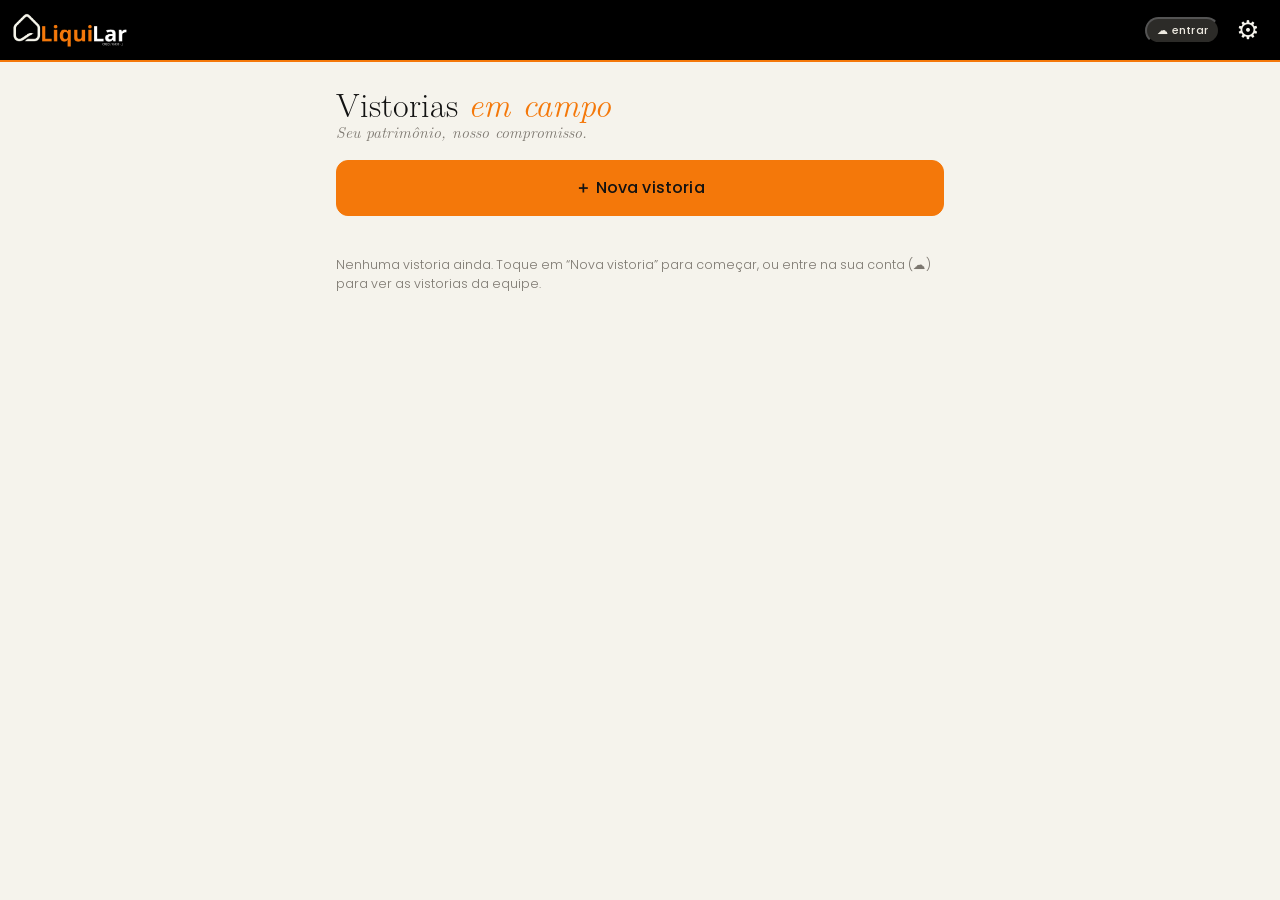
<file: index.html>
<!doctype html>
<html lang="pt-BR">
<head>
<meta charset="utf-8">
<meta name="viewport" content="width=device-width, initial-scale=1, viewport-fit=cover">
<title>Vistoria LiquiLar</title>
<link rel="manifest" href="manifest.webmanifest">
<meta name="theme-color" content="#000000">
<meta name="apple-mobile-web-app-capable" content="yes">
<meta name="mobile-web-app-capable" content="yes">
<meta name="apple-mobile-web-app-title" content="Vistoria">
<link rel="apple-touch-icon" href="icons/icon-180.png">
<link rel="icon" href="icons/icon-192.png">
<link rel="stylesheet" href="style.css">
</head>
<body>
<div id="app"></div>
<div id="toast" role="status"></div>
<div id="overlay" hidden></div>
<div id="cam" hidden></div>
<script src="vendor/supabase.js"></script>
<script type="module" src="app.js"></script>
</body>
</html>
</file>
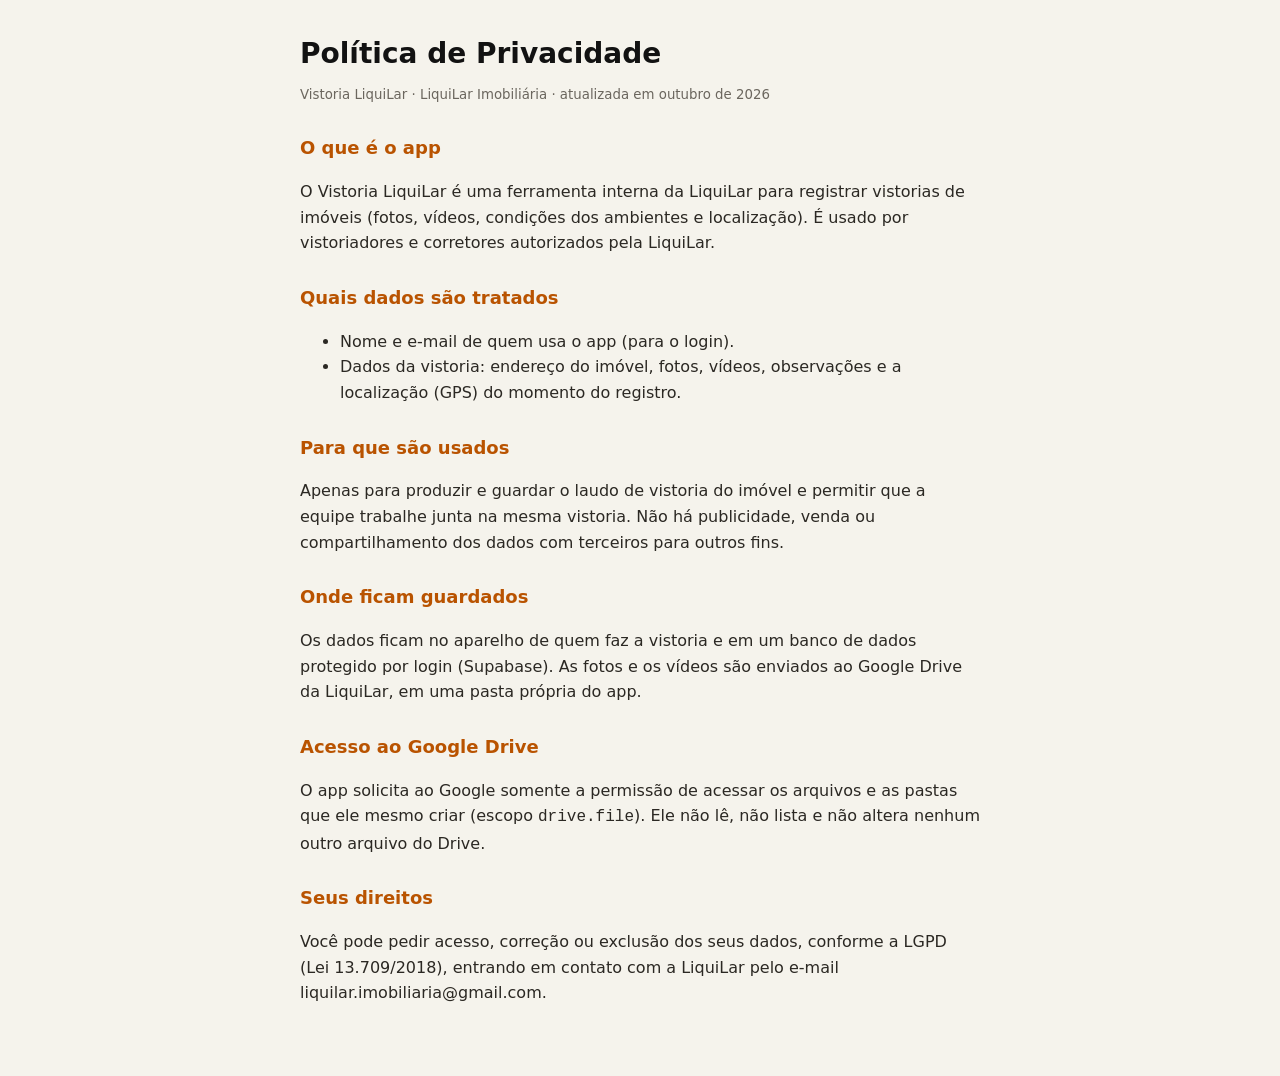
<file: privacidade.html>
<!doctype html>
<html lang="pt-BR">
<head>
<meta charset="utf-8">
<meta name="viewport" content="width=device-width, initial-scale=1">
<title>Política de Privacidade · Vistoria LiquiLar</title>
<style>
  body { margin: 0; background: #f5f3ec; color: #121212; font: 16px/1.6 system-ui, -apple-system, "Segoe UI", sans-serif; }
  main { max-width: 680px; margin: 0 auto; padding: 32px 16px 56px; }
  h1 { font-size: 28px; margin: 0 0 4px; }
  h2 { font-size: 18px; margin: 28px 0 6px; color: #b95300; }
  p, li { color: #2b2823; }
  small { color: #6b665e; }
  @media (prefers-color-scheme: dark) { body { background: #000; color: #ede9e0; } p, li { color: #d8d3c8; } small { color: #9c978d; } }
</style>
</head>
<body>
<main>
  <h1>Política de Privacidade</h1>
  <small>Vistoria LiquiLar · LiquiLar Imobiliária · atualizada em outubro de 2026</small>

  <h2>O que é o app</h2>
  <p>O Vistoria LiquiLar é uma ferramenta interna da LiquiLar para registrar vistorias de imóveis (fotos, vídeos, condições dos ambientes e localização). É usado por vistoriadores e corretores autorizados pela LiquiLar.</p>

  <h2>Quais dados são tratados</h2>
  <ul>
    <li>Nome e e-mail de quem usa o app (para o login).</li>
    <li>Dados da vistoria: endereço do imóvel, fotos, vídeos, observações e a localização (GPS) do momento do registro.</li>
  </ul>

  <h2>Para que são usados</h2>
  <p>Apenas para produzir e guardar o laudo de vistoria do imóvel e permitir que a equipe trabalhe junta na mesma vistoria. Não há publicidade, venda ou compartilhamento dos dados com terceiros para outros fins.</p>

  <h2>Onde ficam guardados</h2>
  <p>Os dados ficam no aparelho de quem faz a vistoria e em um banco de dados protegido por login (Supabase). As fotos e os vídeos são enviados ao Google Drive da LiquiLar, em uma pasta própria do app.</p>

  <h2>Acesso ao Google Drive</h2>
  <p>O app solicita ao Google somente a permissão de acessar os arquivos e as pastas que ele mesmo criar (escopo <code>drive.file</code>). Ele não lê, não lista e não altera nenhum outro arquivo do Drive.</p>

  <h2>Seus direitos</h2>
  <p>Você pode pedir acesso, correção ou exclusão dos seus dados, conforme a LGPD (Lei 13.709/2018), entrando em contato com a LiquiLar pelo e-mail liquilar.imobiliaria@gmail.com.</p>
</main>
</body>
</html>
</file>
<file: style.css>
/* Identidade LiquiLar: preto + laranja #F4780A + creme #F5F3EC; títulos em serifa (Latin Modern Roman), texto em Poppins */
@font-face { font-family: Pop; src: url(fonts/Poppins-Light.ttf); font-weight: 300; font-display: swap; }
@font-face { font-family: Pop; src: url(fonts/Poppins-Regular.ttf); font-weight: 400; font-display: swap; }
@font-face { font-family: Pop; src: url(fonts/Poppins-Medium.ttf); font-weight: 500 700; font-display: swap; }
@font-face { font-family: Disp; src: url(fonts/lmroman17-regular.otf); font-weight: 400 700; font-style: normal; font-display: swap; }
@font-face { font-family: Disp; src: url(fonts/lmroman12-italic.otf); font-weight: 400 700; font-style: italic; font-display: swap; }

:root {
  --bg: #f5f3ec; --card: #ffffff; --ink: #121212; --mut: #7c776f; --line: #d9d3c6;
  --or: #f4780a; --or-ink: #b95300; --black: #000;
  --ok: #2e7d4f; --bad: #c0392b; --nt: #7c776f;
  --shadow: 0 1px 2px rgba(18,18,18,.05), 0 6px 18px rgba(18,18,18,.05);
}
@media (prefers-color-scheme: dark) {
  :root { --bg: #000; --card: #161513; --ink: #ede9e0; --mut: #9c978d; --line: #2c2b28; --or-ink: #f4780a; --ok: #4cc38a; --bad: #ff7b6b; --nt: #9c978d; --shadow: none; }
}
* { box-sizing: border-box; -webkit-tap-highlight-color: transparent; }
html { background: var(--bg); }
html, body { overflow-x: hidden; max-width: 100%; }
main > *, .amb > *, .top > * { min-width: 0; }
.top .ico, .top .chip, .top .logo { flex: none; }
body { margin: 0; font: 300 15.5px/1.5 Pop, system-ui, sans-serif; color: var(--ink); background: var(--bg); padding-bottom: env(safe-area-inset-bottom); }
main { max-width: 640px; margin: 0 auto; padding: 16px 16px 48px; display: flex; flex-direction: column; gap: 12px; }
b, strong { font-weight: 500; }
small, .muted { color: var(--mut); font-size: 12.5px; }
p { margin: 4px 0; }

/* tipografia de marca */
h1 { font: 400 20px/1.15 Disp, Georgia, serif; margin: 0; flex: 1; min-width: 0; overflow: hidden; text-overflow: ellipsis; white-space: nowrap; }
h1 em, .hero em { font-style: italic; color: var(--or); }
h2 { font: 500 11px/1 Pop, sans-serif; text-transform: uppercase; letter-spacing: .22em; color: var(--or-ink); margin: 18px 0 2px; }
.hero { font: 400 34px/1.05 Disp, Georgia, serif; margin: 8px 0 0; }
.hero-sub { font: italic 400 16px/1.3 Disp, Georgia, serif; color: var(--mut); margin: 0 0 6px; }

/* barra superior preta */
.top { position: sticky; top: 0; z-index: 5; display: flex; align-items: center; gap: 8px; padding: calc(10px + env(safe-area-inset-top)) 12px 10px; background: var(--black); color: #f5f3ec; border-bottom: 2px solid var(--or); }
.top .ico { background: none; border: 0; color: #f5f3ec; font-size: 26px; width: 40px; height: 40px; cursor: pointer; }
.top .logo { height: 34px; width: auto; display: block; }
.top .sp { flex: 1; }
.top h1 { color: #f5f3ec; }
.chip { font: 500 11px/1 Pop, sans-serif; padding: 6px 10px; border-radius: 99px; background: #2c2b28; color: #ede9e0; white-space: nowrap; letter-spacing: .02em; }
.chip.ok { background: #1f5a3a; } .chip.bad { background: #8c2a20; }

button, select, input, textarea { font: inherit; color: inherit; }
.btn { min-height: 48px; padding: 8px 16px; border-radius: 12px; border: 1px solid var(--line); background: var(--card); font-weight: 500; cursor: pointer; transition: transform .06s; }
.btn:active { transform: scale(.98); }
.btn.primary { background: var(--or); border-color: var(--or); color: #121212; font-weight: 600; }
.btn.dark { background: var(--black); border-color: var(--black); color: #f5f3ec; }
@media (prefers-color-scheme: dark) { .btn.dark { background: #f5f3ec; color: #000; border-color: #f5f3ec; } }
.btn.danger { color: var(--bad); }
.btn.big { min-height: 56px; font-size: 16px; letter-spacing: .01em; }
.btn:disabled { opacity: .5; }
.lnk { background: none; border: 0; color: var(--or-ink); padding: 6px 2px; font: 500 13px/1 Pop, sans-serif; cursor: pointer; }
.lnk.bad { color: var(--bad); }

.card { background: var(--card); border: 1px solid var(--line); border-radius: 16px; padding: 14px 16px; box-shadow: var(--shadow); }
.vcard { display: flex; flex-direction: column; gap: 3px; text-align: left; width: 100%; cursor: pointer; position: relative; padding-left: 20px; }
.vcard::before { content: ""; position: absolute; left: 0; top: 12px; bottom: 12px; width: 4px; border-radius: 0 4px 4px 0; background: var(--or); }
.vcard b { font: 400 19px/1.15 Disp, Georgia, serif; }
.warn { color: var(--or-ink); font-weight: 500; } .okc { color: var(--ok); font-weight: 500; }
.info b { font-weight: 500; }

label { display: flex; flex-direction: column; gap: 6px; font: 500 11px/1 Pop, sans-serif; text-transform: uppercase; letter-spacing: .14em; color: var(--mut); }
input, select, textarea { width: 100%; min-height: 48px; padding: 11px 13px; border-radius: 12px; border: 1px solid var(--line); background: var(--card); color: var(--ink); font: 400 16px/1.3 Pop, sans-serif; text-transform: none; letter-spacing: 0; }
input:focus, select:focus, textarea:focus { outline: 2px solid var(--or); outline-offset: 0; border-color: var(--or); }

/* caminhamento */
.amb { display: flex; gap: 8px; align-items: stretch; }
.ambmain { flex: 1; display: flex; gap: 14px; align-items: center; text-align: left; padding: 12px 14px; border-radius: 16px; border: 1px solid var(--line); background: var(--card); box-shadow: var(--shadow); cursor: pointer; }
.ambmain .cod { font: 400 22px/1 Disp, Georgia, serif; color: var(--or); font-variant-numeric: tabular-nums; min-width: 46px; }
.ambmain .nm { flex: 1; display: flex; flex-direction: column; gap: 3px; }
.ambmain .nm b { font-weight: 500; }
.bar { display: block; height: 4px; background: var(--line); border-radius: 9px; overflow: hidden; margin-top: 4px; }
.bar u { display: block; height: 100%; background: var(--or); }
.mv { display: flex; flex-direction: column; gap: 6px; }
.mv button { flex: 1; width: 40px; border-radius: 10px; border: 1px solid var(--line); background: var(--card); color: var(--mut); cursor: pointer; }
.mv button:disabled { opacity: .3; }

.tools { display: flex; gap: 8px; flex-wrap: wrap; }
.tools .btn { flex: 1; min-width: 96px; min-height: 42px; font-size: 13.5px; }
.vbar[hidden] { display: none; }
.vbar { position: sticky; top: 62px; z-index: 4; display: flex; gap: 8px; align-items: center; padding: 10px 12px; border-radius: 14px; background: var(--or); color: #121212; font-weight: 500; }
.vbar span { flex: 1; } .vbar .btn { min-height: 38px; background: #121212; color: #f5f3ec; border-color: #121212; }

/* itens do roteiro */
.item { background: var(--card); border: 1px solid var(--line); border-radius: 16px; padding: 12px 14px; display: flex; flex-direction: column; gap: 10px; border-left: 4px solid var(--line); box-shadow: var(--shadow); }
.item.done { border-left-color: var(--or); }
.item.na { flex-direction: row; align-items: center; gap: 10px; opacity: .55; box-shadow: none; }
.item.na b { flex: 1; text-decoration: line-through; font-weight: 400; }
.ih { display: flex; justify-content: space-between; gap: 8px; align-items: flex-start; }
.ih b { flex: 1; font-weight: 500; }
.tag { font: 500 11px/1 Pop, sans-serif; background: var(--line); padding: 5px 9px; border-radius: 99px; }
.seg { display: flex; gap: 6px; }
.seg button { flex: 1; min-height: 48px; border-radius: 12px; border: 1px solid var(--line); background: var(--card); font-weight: 500; font-size: 14px; cursor: pointer; }
.seg button.on { color: #fff; border-color: transparent; }
.seg button.on.ok { background: var(--ok); } .seg button.on.bad { background: var(--bad); } .seg button.on.nt { background: #3b3a37; }
.qty { display: flex; gap: 6px; align-items: stretch; }
.qty button:not(.mic) { width: 50px; font-size: 22px; border-radius: 12px; border: 1px solid var(--line); background: var(--card); cursor: pointer; }
.qty input[type=number] { text-align: center; font: 400 20px/1 Disp, Georgia, serif; }
.qty textarea { min-height: 64px; resize: vertical; }
.mic { width: 48px; border-radius: 12px; border: 1px solid var(--line); background: var(--card); font-size: 18px; cursor: pointer; }
.shots { display: flex; gap: 8px; flex-wrap: wrap; align-items: center; }
.shots .cam { background: var(--or); border-color: var(--or); color: #121212; font-weight: 600; }
.th { width: 58px; height: 58px; object-fit: cover; border-radius: 10px; border: 1px solid var(--line); cursor: pointer; }
.foot { display: flex; justify-content: space-between; gap: 8px; flex-wrap: wrap; }
.foot .lnk { padding: 2px; font-size: 12.5px; }

/* ---- v2: abas, chips de condição, itens hierárquicos, saída, modelos, relatório ---- */
.tabs { display: flex; gap: 6px; overflow-x: auto; padding: 2px 0 6px; scrollbar-width: none; position: sticky; top: 58px; z-index: 3; background: var(--bg); }
.tabs::-webkit-scrollbar { display: none; }
.tab { flex: none; padding: 9px 14px; border-radius: 99px; border: 1px solid var(--line); background: var(--card); font: 500 13px/1 Pop, sans-serif; cursor: pointer; white-space: nowrap; }
.tab small { color: var(--mut); margin-left: 4px; }
.tab.on { background: var(--black); border-color: var(--black); color: #f5f3ec; }
.tab.on small { color: var(--or); }
@media (prefers-color-scheme: dark) { .tab.on { background: #f5f3ec; color: #000; border-color: #f5f3ec; } .tab.on small { color: #b95300; } }
.rep .gpsl { font-size: 9.5px; color: #4a4741; margin: -2px 0 6px; }
a.btn { display: inline-flex; align-items: center; justify-content: center; text-decoration: none; color: inherit; }
.ro { pointer-events: none; opacity: .72; }
.ro .item { box-shadow: none; }
.dono { color: var(--mut); font-weight: 500; }
.dono.eu { color: var(--or-ink); }
.pessoa { display: flex; flex-direction: column; gap: 8px; }
.card .chk { margin: 4px 0; }
.amb select, .item > select { min-height: 40px; font-size: 14px; margin-top: 4px; }
.aviso-l { font-size: 13px; padding: 10px 12px; border-radius: 12px; background: color-mix(in srgb, var(--or) 14%, transparent); border: 1px solid var(--or); }
.more summary { cursor: pointer; font: 500 12.5px/1 Pop, sans-serif; color: var(--or-ink); padding: 8px 2px; list-style: none; }
.more summary::-webkit-details-marker { display: none; }
.more summary::before { content: "＋ "; }
.more[open] summary::before { content: "－ "; }
.tiles { display: grid; grid-template-columns: 1fr 1fr; gap: 10px; }
.tile { display: flex; flex-direction: column; align-items: flex-start; gap: 4px; text-align: left; padding: 14px; border-radius: 16px; border: 1px solid var(--line); background: var(--card); box-shadow: var(--shadow); font: 500 14px/1.2 Pop, sans-serif; cursor: pointer; }
.tile span { font-size: 22px; } .tile small { font-weight: 300; }
.num { font: 400 15px/1.2 Disp, Georgia, serif; color: var(--or-ink); min-width: 26px; font-variant-numeric: tabular-nums; }
.item.subi { margin-left: 16px; border-left-color: var(--line); background: color-mix(in srgb, var(--card) 70%, var(--bg)); }
.item.subi.done { border-left-color: var(--or); }
.ih .ed { background: none; border: 1px solid var(--line); border-radius: 8px; width: 32px; height: 32px; color: var(--mut); cursor: pointer; flex: none; }
.chips { display: flex; flex-wrap: wrap; gap: 6px; }
.chips button { flex: 1 1 auto; min-height: 44px; padding: 8px 12px; border-radius: 12px; border: 1px solid var(--line); background: var(--card); font: 500 13.5px/1 Pop, sans-serif; cursor: pointer; }
.chips button.on { border-color: transparent; color: #fff; }
.chips button.on.BOM, .chips button.on.PINTURA_NOVA { background: var(--ok); }
.chips button.on.REGULAR { background: #b7791f; }
.chips button.on.AVARIA { background: var(--bad); }
.chips button.on.NAO_ACESSIVEL { background: #3b3a37; }
.chips button.on.V { background: var(--black); }
@media (prefers-color-scheme: dark) { .chips button.on.V { background: #f5f3ec; color: #000; } }
.qty .ql { align-self: center; font: 500 11px/1 Pop, sans-serif; text-transform: uppercase; letter-spacing: .14em; color: var(--mut); min-width: 34px; }
.refbox { font-size: 12.5px; padding: 8px 10px; border-radius: 10px; background: color-mix(in srgb, var(--or) 10%, transparent); border: 1px dashed var(--or); }
.refbox.now { background: transparent; border-style: solid; border-color: var(--line); }
.refbox .bad { color: var(--bad); font-weight: 500; }
.thw { position: relative; display: inline-block; }
.thw .play { position: absolute; inset: 0; display: flex; align-items: center; justify-content: center; color: #fff; font-style: normal; font-size: 18px; background: rgba(0,0,0,.35); border-radius: 10px; pointer-events: none; }
.grid { display: grid; grid-template-columns: repeat(3, 1fr); gap: 8px; }
.grid figure { margin: 0; font-size: 10.5px; line-height: 1.25; color: var(--mut); }
.grid .thw.big, .grid .thw.big img { width: 100%; display: block; }
.grid img { aspect-ratio: 4/3; object-fit: cover; border-radius: 10px; border: 1px solid var(--line); width: 100%; cursor: pointer; }
.viewer video { max-width: 100%; max-height: 62vh; border-radius: 10px; }
.chk { flex-direction: row !important; align-items: center; gap: 10px; font: 400 14px/1.3 Pop, sans-serif !important; text-transform: none !important; letter-spacing: 0 !important; color: var(--ink) !important; }
.chk input { width: 20px; height: 20px; min-height: 0; flex: none; accent-color: var(--or); }
.mrow { background: var(--card); border: 1px solid var(--line); border-radius: 14px; padding: 10px; display: flex; flex-direction: column; gap: 8px; }
.mrow.subi { margin-left: 18px; }
.mtop { display: flex; gap: 6px; } .mtop input { min-height: 42px; }
.mv-b { flex: none; width: 38px; border-radius: 10px; border: 1px solid var(--line); background: var(--card); color: var(--mut); cursor: pointer; }
.mv-b.bad { color: var(--bad); }
.mflags { display: flex; flex-wrap: wrap; gap: 10px; align-items: center; }
.mflags select { width: auto; min-height: 38px; padding: 6px 10px; font-size: 14px; }
.mflags .chk { font-size: 13px !important; }

/* ---- assistente de pré-cadastro ---- */
.tipos { display: grid; grid-template-columns: 1fr 1fr; gap: 10px; }
.tipo { display: flex; flex-direction: column; align-items: flex-start; gap: 4px; text-align: left; padding: 14px; border-radius: 16px; border: 1px solid var(--line); background: var(--card); box-shadow: var(--shadow); cursor: pointer; min-height: 118px; }
.tipo span { font-size: 26px; line-height: 1; }
.tipo b { font: 400 18px/1.15 Disp, Georgia, serif; }
.tipo small { color: var(--mut); font-size: 12px; line-height: 1.3; }
.tipo:active { border-color: var(--or); }
.var { display: flex; align-items: center; justify-content: space-between; gap: 10px; padding: 8px 12px; background: var(--card); border: 1px solid var(--line); border-radius: 14px; }
.var > span { flex: 1; font-size: 14px; }
.var .qty { flex: none; }
.var .qty input { width: 54px; text-align: center; font: 400 20px/1 Disp, Georgia, serif; }
.var .qty button { width: 44px; min-height: 44px; }
.var.chk { margin: 0; }
.ambmain.static { cursor: default; }

/* ---- passeio guiado (câmera do app) ---- */
body.cam-aberta { overflow: hidden; }
#cam { position: fixed; inset: 0; z-index: 40; background: #000; color: #f5f3ec; overflow: hidden; }
#cam[hidden] { display: none; }
#cam .cv { position: absolute; inset: 0; width: 100%; height: 100%; object-fit: cover; background: #000; }
#cam .flash { position: absolute; inset: 0; background: #fff; opacity: 0; pointer-events: none; transition: opacity .12s; }
#cam .flash.on { opacity: .85; }
.ctop { position: absolute; left: 0; right: 0; top: 0; padding: calc(8px + env(safe-area-inset-top)) 10px 10px; background: linear-gradient(#000c, #0000); }
.ctrow { display: flex; align-items: center; gap: 6px; }
.ctinfo { flex: 1; min-width: 0; display: flex; flex-direction: column; }
.ctinfo b { font: 400 16px/1.15 Disp, Georgia, serif; overflow: hidden; text-overflow: ellipsis; white-space: nowrap; }
.ctinfo small { color: #d9d3c6; font-size: 11.5px; }
.cb { flex: none; width: 40px; height: 40px; border-radius: 99px; border: 1px solid #ffffff40; background: #00000066; color: #f5f3ec; font-size: 16px; cursor: pointer; }
.cb.on { background: var(--or); border-color: var(--or); color: #121212; }
.cbar { display: block; height: 3px; background: #ffffff33; border-radius: 9px; margin-top: 8px; overflow: hidden; }
.cbar u { display: block; height: 100%; background: var(--or); }
.cbot { position: absolute; left: 0; right: 0; bottom: 0; max-height: 68vh; overflow-y: auto; padding: 30px 14px calc(12px + env(safe-area-inset-bottom)); background: linear-gradient(#0000, #000d 22%, #000f); display: flex; flex-direction: column; gap: 10px; }
.cprompt { font: 400 24px/1.15 Disp, Georgia, serif; }
.cfields { display: flex; flex-direction: column; gap: 8px; }
#cam .chips button, #cam .qty button, #cam .mic { background: #1c1b19; border-color: #3a3835; color: #f5f3ec; }
#cam .chips button.on { color: #fff; }
#cam .chips button.on.V { background: #f5f3ec; color: #000; }
#cam input, #cam textarea { background: #1c1b19; border-color: #3a3835; color: #f5f3ec; }
.cf { display: flex; gap: 8px; }
#cam .refbox { background: #f4780a22; color: #f5f3ec; }
.aviso { font-size: 13px; padding: 8px 10px; border-radius: 10px; background: #f4780a26; border: 1px solid var(--or); color: #ffd7b0; }
.cthumbs { display: flex; gap: 6px; align-items: center; overflow-x: auto; }
.cthumbs .th { width: 44px; height: 44px; }
.cthumbs small { color: #d9d3c6; flex: none; }
/* roda de seleção (condição / verificação) */
.wheels { display: flex; gap: 10px; }
.wcol { flex: 1; min-width: 0; display: flex; flex-direction: column; gap: 4px; }
.wcol > small { color: #d9d3c6; font: 500 10.5px/1 Pop, sans-serif; letter-spacing: .18em; text-transform: uppercase; text-align: center; }
.wheel { position: relative; height: 132px; border-radius: 16px; background: #1c1b19; border: 1px solid #3a3835; overflow: hidden; }
.wh-band { position: absolute; left: 6px; right: 6px; top: 44px; height: 44px; border-radius: 12px; border: 2px solid var(--or); background: #f4780a1f; pointer-events: none; z-index: 1; }
.wh-list { position: absolute; inset: 0; overflow-y: auto; scroll-snap-type: y mandatory; scrollbar-width: none; overscroll-behavior: contain; touch-action: pan-y; -webkit-overflow-scrolling: touch;
  -webkit-mask-image: linear-gradient(transparent, #000 30%, #000 70%, transparent); mask-image: linear-gradient(transparent, #000 30%, #000 70%, transparent); }
.wh-list::-webkit-scrollbar { display: none; }
.wh-list .sp { display: block; height: 44px; flex: none; }
.wi { display: block; width: 100%; height: 44px; border: 0; background: none; color: #bdb8ae; font: 500 16px/44px Pop, sans-serif; scroll-snap-align: center; scroll-snap-stop: always; cursor: pointer; white-space: nowrap; padding: 0 6px; }
.wi.on { color: #fff; font-weight: 600; }
.wi.on::before { content: "✓ "; color: var(--or); }
.cctl3.dois { grid-template-columns: 1fr 1fr; }
.cbig.sim { background: var(--or); border-color: var(--or); color: #121212; }
.muted-l { margin: 0; color: #d9d3c6; font-size: 13px; }
/* seletor de lente/zoom sobre a imagem */
.zbar { position: absolute; right: 10px; top: 92px; display: flex; flex-direction: column; gap: 6px; z-index: 2; }
.zb { width: 44px; height: 44px; border-radius: 50%; border: 1px solid #ffffff55; background: #000a; color: #f5f3ec; font: 600 12px/1 Pop, sans-serif; cursor: pointer; }
.zb.on { background: var(--or); border-color: var(--or); color: #121212; }
/* transição entre ambientes */
.ctrans { position: absolute; inset: 0; z-index: 8; background: #000; display: flex; align-items: center; justify-content: center; text-align: center; animation: tfade .35s ease both; }
.ctrans[hidden] { display: none; }
.tcard { display: flex; flex-direction: column; align-items: center; gap: 12px; padding: 0 24px; animation: tup .5s ease both; }
.tcard small { font: 500 11px/1 Pop, sans-serif; letter-spacing: .28em; color: var(--or); }
.tn { font: 400 clamp(34px, 9vw, 56px)/1.05 Disp, Georgia, serif; color: #f5f3ec; max-width: 14ch; text-wrap: balance; }
.tl { display: block; width: 72px; height: 3px; background: var(--or); border-radius: 3px; transform-origin: left; animation: tline .9s ease .15s both; }
@keyframes tfade { from { opacity: 0; } to { opacity: 1; } }
@keyframes tup { from { opacity: 0; transform: translateY(14px); } to { opacity: 1; transform: none; } }
@keyframes tline { from { transform: scaleX(0); } to { transform: scaleX(1); } }
@media (prefers-reduced-motion: reduce) { .ctrans, .tcard, .tl { animation: none; } }
.cshut { display: flex; justify-content: center; }
.cctl3 { display: grid; grid-template-columns: 1fr 1.25fr 1fr; gap: 8px; }
.cbig { min-height: 64px; border-radius: 16px; border: 1px solid #ffffff40; background: #ffffff14; color: #f5f3ec; font: 600 16px/1.1 Pop, sans-serif; cursor: pointer; padding: 6px 8px; }
.cbig:active { transform: scale(.97); }
.cbig:disabled { opacity: .35; }
.cbig.na { background: #3b3a37; border-color: #5a5853; }
.hhint { display: none; align-self: center; font: 500 12px/1 Pop, sans-serif; letter-spacing: .04em; color: #121212; background: var(--or); padding: 7px 12px; border-radius: 99px; }
@media (orientation: portrait) { .hhint { display: inline-block; } }
.cprompt .ear { font-size: 15px; opacity: .6; margin-left: 4px; }
.cprompt { cursor: pointer; }
.aviso-s { color: #ffb066 !important; }
.thw .vert { position: absolute; top: -4px; right: -4px; font-style: normal; font-size: 12px; background: var(--or); color: #121212; border-radius: 99px; width: 18px; height: 18px; display: grid; place-items: center; }
.gate { display: flex; flex-direction: column; align-items: center; gap: 12px; text-align: center; padding: 8px 4px; }
.gate .rot { font-size: 44px; line-height: 1; display: flex; align-items: center; gap: 6px; }
.gate .rot span { color: var(--or); font-size: 40px; }
.gate .gt { font: 400 26px/1.1 Disp, Georgia, serif; text-transform: none; letter-spacing: 0; color: #f5f3ec; margin: 0; }
.gate p { margin: 0; color: #d9d3c6; max-width: 34ch; }
.gate .btn.big { width: 100%; }
/* câmera em paisagem: painel lateral, imagem à esquerda */
@media (orientation: landscape) and (max-height: 560px) {
  .cbot { top: 0; right: 0; left: auto; bottom: 0; width: min(46vw, 400px); max-height: none; padding: calc(10px + env(safe-area-inset-top)) 12px calc(10px + env(safe-area-inset-bottom)); background: #000e; justify-content: center; }
  .ctop { right: min(46vw, 400px); }
  .cprompt { font-size: 20px; }
  .cbig { min-height: 52px; }
  .shutter { width: 64px; height: 64px; }
  .wheel { height: 114px; } .wh-band { top: 38px; height: 38px; } .wh-list .sp { height: 38px; } .wi { height: 38px; line-height: 38px; font-size: 15px; }
  .zbar { right: calc(min(46vw, 400px) + 10px); top: 70px; }
}
/* passeio rápido: imagem em tela cheia, controles sobrepostos (vale em retrato e em paisagem) */
.cbot:has(.rap) { top: auto; left: 0; right: 0; bottom: 0; width: auto; max-height: none; overflow: visible; background: linear-gradient(#0000, #0007); padding: 24px calc(12px + env(safe-area-inset-right)) calc(8px + env(safe-area-inset-bottom)) calc(12px + env(safe-area-inset-left)); }
#cam:has(.rap) .ctop { right: 0; }
#cam:has(.rap) .zbar { right: calc(10px + env(safe-area-inset-right)); top: 78px; }
.rap { display: grid; grid-template-columns: 1fr auto 1fr; align-items: end; gap: 10px; }
.rl { display: flex; flex-direction: column; gap: 6px; min-width: 0; }
.rb { display: flex; gap: 6px; }
.rr { display: flex; justify-content: flex-end; }
.rbtn { min-height: 44px; padding: 0 12px; border-radius: 14px; border: 1px solid #ffffff55; background: #000a; color: #f5f3ec; font: 600 14px/1 Pop, sans-serif; cursor: pointer; }
.rbtn:disabled { opacity: .35; }
.rbtn.pr { background: #000b; border-color: var(--or); min-width: 96px; }
.rap .cthumbs .th { width: 38px; height: 38px; }
.rap .shutter { width: 68px; height: 68px; }
/* a imagem aparece inteira (igual à câmera do celular): o que você vê é exatamente o que é salvo, 4:3, sem corte */
#cam:has(.rap) .cv { object-fit: contain; }
/* paisagem: a imagem 4:3 ocupa o centro; as faixas pretas laterais ficam para os botões (nada cobre a foto) */
@media (orientation: landscape) and (max-height: 560px) {
  .cbot:has(.rap) { top: 0; left: auto; right: 0; bottom: 0; width: max(124px, calc((100vw - 133.33vh) / 2)); padding: calc(8px + env(safe-area-inset-top)) calc(8px + env(safe-area-inset-right)) calc(8px + env(safe-area-inset-bottom)) 8px; background: none; justify-content: center; }
  #cam:has(.rap) .ctop { left: 0; right: 0; background: linear-gradient(#0009, #0000); }
  #cam:has(.rap) .zbar { right: auto; left: calc(8px + env(safe-area-inset-left)); top: 50%; transform: translateY(-50%); }
  .rap { display: flex; flex-direction: column; align-items: stretch; gap: 8px; height: 100%; justify-content: center; }
  .rl, .rr { display: contents; }
  .rbtn.pr { order: 1; width: 100%; }
  .rap .shutter { order: 2; align-self: center; }
  .rb { order: 3; flex-direction: column; }
  .rbtn { width: 100%; min-height: 40px; }
  .rap .cthumbs { order: 4; justify-content: center; }
}
.cctl { display: flex; align-items: center; justify-content: space-between; gap: 10px; }
.cctl.fim { flex-wrap: wrap; }
.cside { flex: 1; min-height: 52px; border-radius: 14px; border: 1px solid #ffffff40; background: #ffffff14; color: #f5f3ec; font: 500 15px/1 Pop, sans-serif; cursor: pointer; }
.cside:disabled { opacity: .35; }
.shutter { flex: none; width: 76px; height: 76px; border-radius: 50%; border: 5px solid #f5f3ec; background: #f4780a; cursor: pointer; box-shadow: 0 0 0 3px #0008; display: flex; align-items: center; justify-content: center; color: #fff; font-size: 24px; }
.shutter:active { transform: scale(.93); }
.shutter.vid { background: #c0392b; }
.shutter.rec { border-radius: 18px; }
.csub { display: flex; align-items: center; justify-content: space-between; gap: 6px; flex-wrap: wrap; }
.lnk.lt { color: #ffb066; }
.rectime { color: #ff6b5b; font-weight: 500; font-size: 13px; }
.csheet { position: absolute; inset: 0; background: #000c; display: flex; align-items: center; justify-content: center; }
.csheet[hidden] { display: none; }
.csheet .sheet { background: #161513; color: #f5f3ec; }

/* ---- relatório de backup ---- */
.rep { max-width: 820px; margin: 0 auto; padding: 14px; background: #fff; color: #121212; font: 300 11px/1.4 Pop, sans-serif; }
.rep .toolbar { display: flex; gap: 8px; margin-bottom: 12px; }
.rcover { background: #000; color: #f5f3ec; text-align: center; padding: 18px 12px 16px; border-bottom: 3px solid #f4780a; }
.rcover img { height: 54px; }
.rt { font: 400 20px/1.1 Disp, Georgia, serif; margin-top: 10px; letter-spacing: .02em; }
.rs { font: 500 10px/1 Pop, sans-serif; letter-spacing: .3em; color: #f4780a; margin-top: 8px; }
.rc { font: italic 400 14px/1 Disp, Georgia, serif; margin-top: 8px; color: #d9d3c6; }
.rh { font: 500 10.5px/1 Pop, sans-serif; letter-spacing: .2em; margin: 16px 0 6px; color: #121212; border-bottom: 1px solid #d9d3c6; padding-bottom: 4px; }
.rh span { color: #b95300; margin-right: 6px; }
.rep .tb { width: 100%; border-collapse: collapse; margin: 4px 0; }
.rep .tb th, .rep .tb td { border: 1px solid #d9d3c6; padding: 4px 6px; text-align: left; vertical-align: top; font-size: 10px; }
.rep .tb th { background: #f5f3ec; font-weight: 500; letter-spacing: .04em; }
.rep .kv th { width: 34%; }
.rep .inv .sub td:nth-child(2) { padding-left: 16px; }
.rep .inv tr.na td { color: #7c776f; }
.rep em { color: #7c776f; font-style: normal; font-size: 9.5px; }
.rep .ambh { background: #000; color: #f5f3ec; font: 500 11px/1 Pop, sans-serif; letter-spacing: .12em; padding: 8px 10px; margin: 10px 0 6px; border-left: 4px solid #f4780a; }
.rep .oc { border-left: 3px solid #f4780a; background: #fff8f0; padding: 5px 8px; margin: 6px 0; font-size: 10px; }
.rep .sub-h { font: 500 9.5px/1 Pop, sans-serif; letter-spacing: .18em; margin: 10px 0 5px; color: #b95300; }
.rep .grade { display: grid; grid-template-columns: repeat(3, 1fr); gap: 5px; }
.rep .grade figure { margin: 0; text-align: center; }
.rep .grade img { width: 100%; max-height: 2.8cm; object-fit: contain; background: #f5f3ec; display: block; }
.rep .grade figcaption { font-size: 6pt; line-height: 1.2; color: #4a4741; margin-top: 2px; }
.rep .vid { height: 2.8cm; display: flex; align-items: center; justify-content: center; background: #121212; color: #f5f3ec; font-size: 9px; }
.rep .mut { color: #7c776f; }
.rfoot { margin-top: 18px; font-size: 8.5px; color: #7c776f; text-align: center; border-top: 1px solid #d9d3c6; padding-top: 6px; }
@media (prefers-color-scheme: dark) { .rep { box-shadow: 0 0 0 1px #2c2b28; } }
@media print {
  @page { size: A4; margin: 12mm; }
  html, body { background: #fff !important; }
  .noprint, #toast, #overlay { display: none !important; }
  .rep { max-width: none; padding: 0; }
  .rep .pg { break-before: page; }
  .rep .grade.pg { break-before: page; }
  .rep .tb tr, .rep figure { break-inside: avoid; }
  .rcover, .rep .ambh, .rep .tb th { -webkit-print-color-adjust: exact; print-color-adjust: exact; }
}

#toast { position: fixed; left: 50%; bottom: calc(24px + env(safe-area-inset-bottom)); transform: translate(-50%, 20px); background: #121212; color: #f5f3ec; padding: 11px 18px; border-radius: 99px; font: 400 14px/1.2 Pop, sans-serif; opacity: 0; pointer-events: none; transition: .2s; z-index: 30; max-width: 90vw; border: 1px solid #2c2b28; }
#toast.on { opacity: 1; transform: translate(-50%, 0); }
#overlay { position: fixed; inset: 0; z-index: 20; background: rgba(0,0,0,.88); display: flex; align-items: center; justify-content: center; overflow: auto; }
#overlay[hidden] { display: none; }
.viewer { display: flex; flex-direction: column; gap: 10px; max-width: 100%; max-height: 100%; padding: 12px; color: #f5f3ec; }
.viewer img { max-width: 100%; max-height: 68vh; object-fit: contain; border-radius: 10px; }
.vinfo { font-size: 12.5px; }
.vbtns { display: flex; gap: 8px; } .vbtns .btn { flex: 1; }
.sheet { background: var(--bg); width: min(92vw, 420px); max-height: 88vh; overflow: auto; border-radius: 20px; padding: 16px; display: flex; flex-direction: column; gap: 8px; }
.sheet h2 { margin: 0 0 6px; }

/* contestação do locatário */
.fld { display: flex; flex-direction: column; gap: 4px; font: 500 13px/1.2 Pop, sans-serif; color: var(--mut); }
.fld textarea { min-height: 90px; resize: vertical; }
.pc-fotos { display: flex; gap: 8px; flex-wrap: wrap; }
.pc-fotos img { width: 84px; height: 84px; object-fit: cover; border-radius: 10px; border: 1px solid var(--line); display: block; }
.pc-link { display: block; padding: 10px 12px; border-radius: 10px; background: var(--bg); border: 1px solid var(--line); overflow-wrap: anywhere; font-size: 12.5px; user-select: all; }
.pc-amb > summary { cursor: pointer; padding: 4px 0; }
.pc-amb[open] > summary { margin-bottom: 10px; }
.pc-amb { display: flex; flex-direction: column; gap: 10px; }
.pc-item .btn { align-self: flex-start; min-height: 44px; }

.thw .vert.q { top: auto; bottom: -4px; background: #c47f00; color: #fff; }
.tile.pend { border-color: var(--or); box-shadow: 0 0 0 2px color-mix(in srgb, var(--or) 35%, transparent); }

.pnl { display: flex; flex-direction: column; gap: 4px; text-align: left; }
.pnl b { font: 400 19px/1.15 Disp, Georgia, serif; }
.pnl .tools { margin-top: 6px; }
.pnl-cnt button { flex: 1 1 45%; }

.card.pend { border-color: var(--warn, #b7791f); }
.card.pend ul { margin: 6px 0 6px 18px; padding: 0; }
</file>
